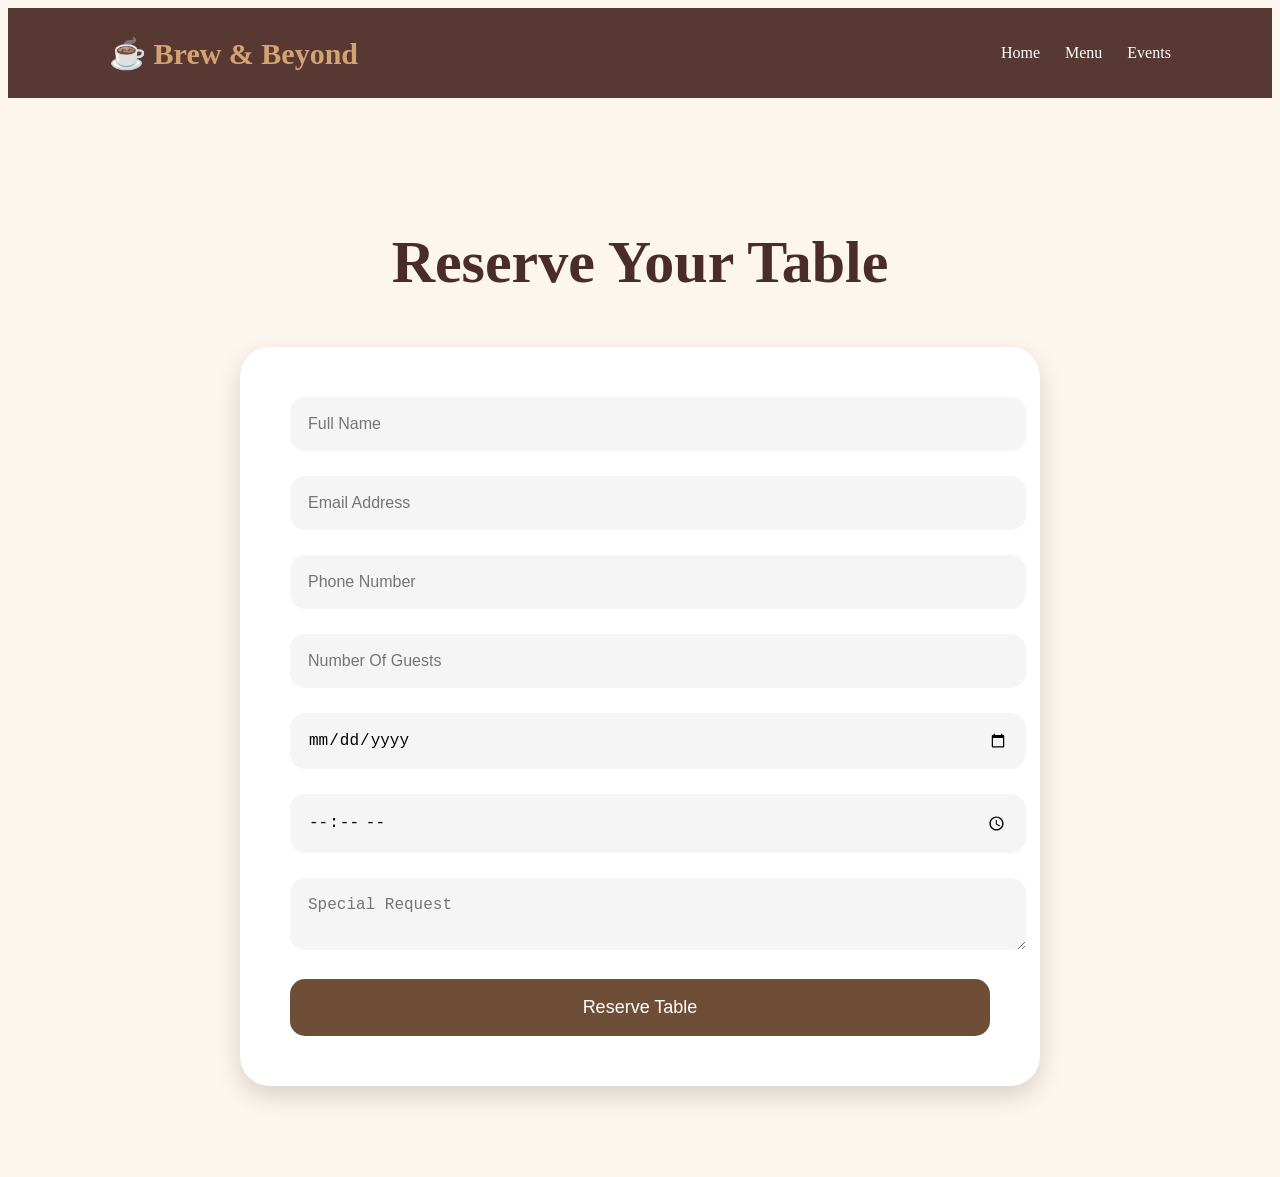
<file: booktable.html>
<!DOCTYPE html>
<html lang="en">

<head>
    <meta charset="UTF-8">
    <meta name="viewport" content="width=device-width, initial-scale=1.0">
    <title>Book Table | Brew & Beyond</title>
    <link rel="stylesheet" href="booktable.css">

</head>

<body>

<header>
    <nav class="navbar">
        <div class="logo">☕ Brew & Beyond</div>
        
        <ul class="nav-links">
            <li><a href="index.html">Home</a></li>
            <li><a href="menu.html">Menu</a></li>
            <li><a href="events.html">Events</a></li>
        </ul>
    </nav>
</header>


<section class="booking">
    
    <h1>Reserve Your Table</h1>
    
    <div class="form-box">
        
        <form onsubmit="reserveTable(); return false;">
            <div class="input-box">
                <input type="text" placeholder="Full Name" required>
            </div>
            
            <div class="input-box">
                <input type="email" placeholder="Email Address" required>
            </div>
            
            <div class="input-box">
                <input type="number" placeholder="Phone Number" required>
            </div>
            
            <div class="input-box">
                <input type="number" placeholder="Number Of Guests" required>
            </div>
            
            <div class="input-box">
                <input type="date" required>
            </div>
            
            <div class="input-box">
                <input type="time" required>
            </div>
            
            <div class="input-box">
                <textarea placeholder="Special Request"></textarea>
            </div>
            
            <button>Reserve Table</button>
        
        </form>
    
    </div>

</section>

<script src="booktable.js"></script>

</body>
</html>
</file>
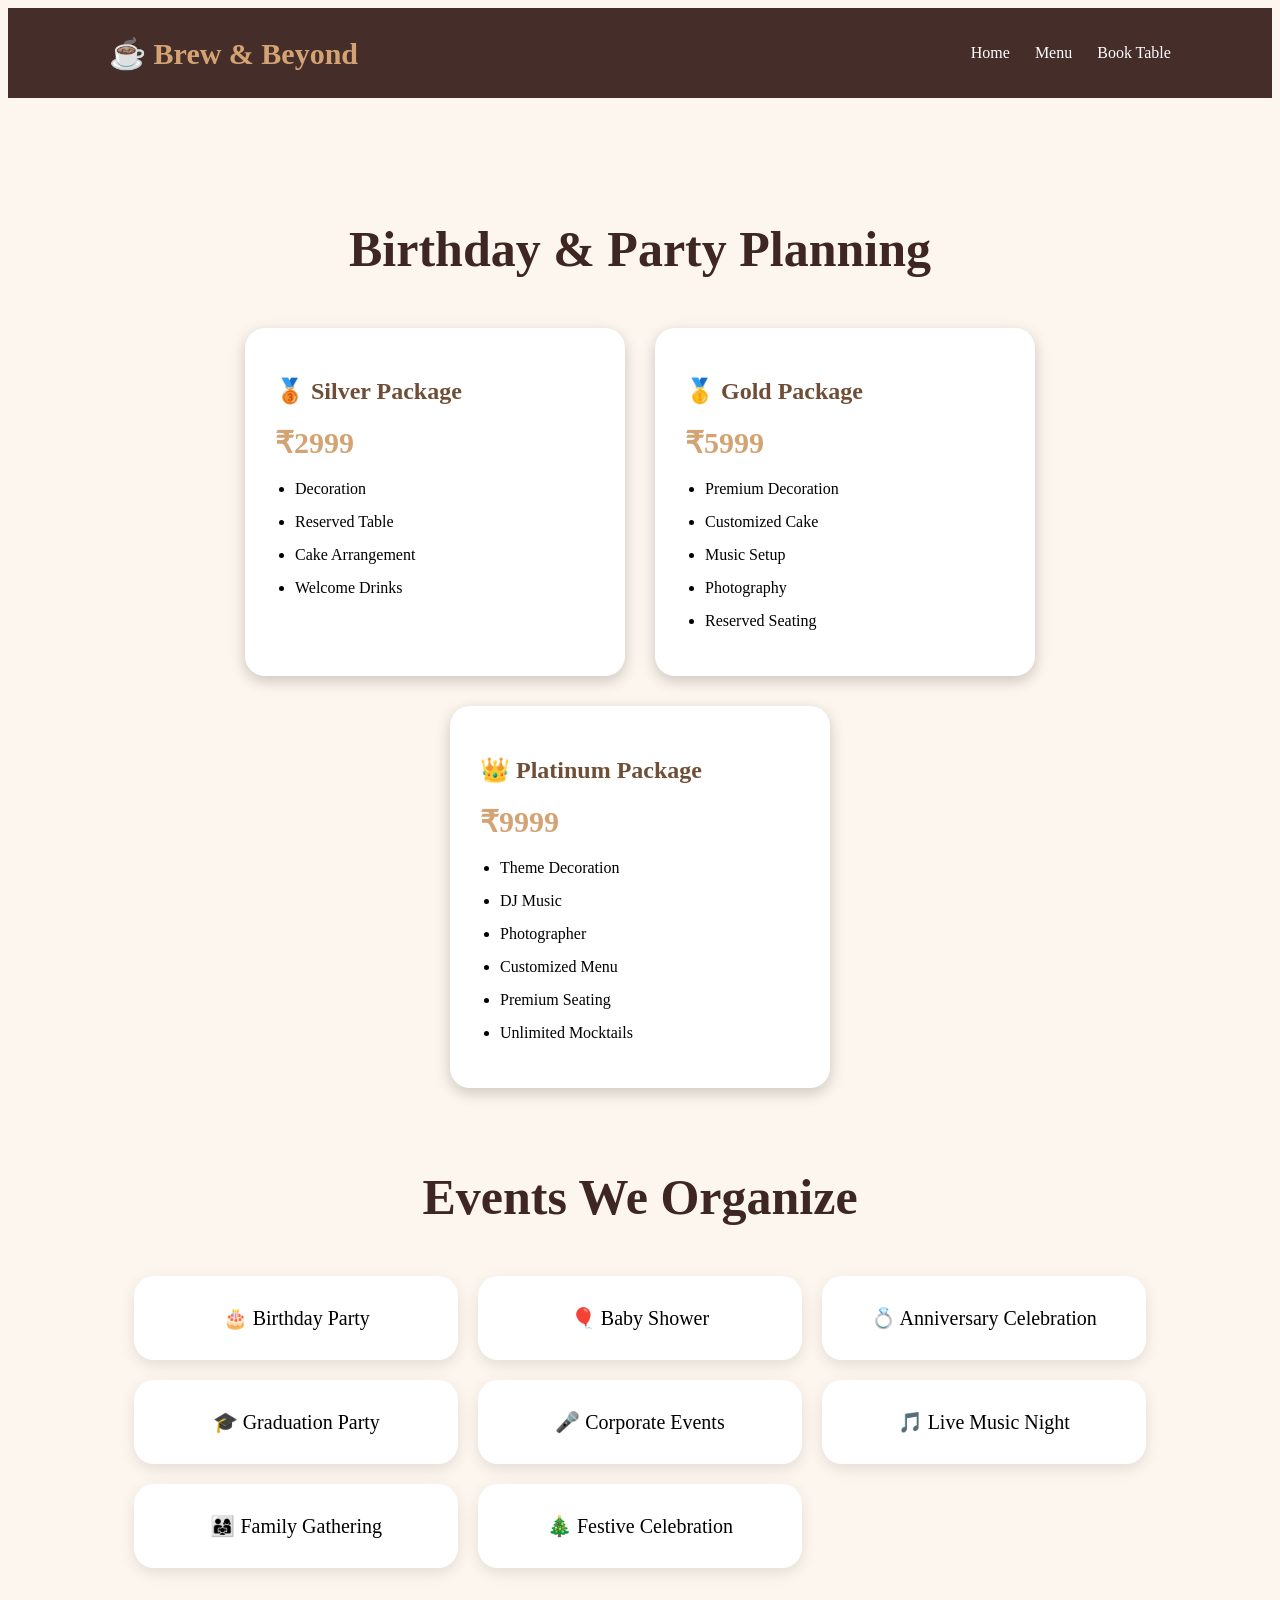
<file: events.html>
<!DOCTYPE html>
<html lang="en">

<head>
    <meta charset="UTF-8">
    <meta name="viewport" content="width=device-width, initial-scale=1.0">
    <title>Events | Brew & Beyond</title>
    <link rel="stylesheet" href="event.css">

</head>
<body>
    <header>

        <nav class="navbar">
            
            <div class="logo">☕ Brew & Beyond</div>
            
            <ul class="nav-links">
                <li><a href="index.html">Home</a></li>
                <li><a href="menu.html">Menu</a></li>
                <li><a href="booktable.html">Book Table</a></li>
            </ul>
        
        </nav>
    
    </header>
    
    <section class="events">
        
        <h1>Birthday & Party Planning</h1>
        
        <div class="packages">
            
            <div class="package">
                
                <h2>🥉 Silver Package</h2>
                
                <div class="price">₹2999</div>
                <ul>
                    <li>Decoration</li>
                    <li>Reserved Table</li>
                    <li>Cake Arrangement</li>
                    <li>Welcome Drinks</li>
                </ul>
            
            </div>
            
            <div class="package">
                
                <h2>🥇 Gold Package</h2>
                
                <div class="price">₹5999</div>
                
                <ul>
                    <li>Premium Decoration</li>
                    <li>Customized Cake</li>
                    <li>Music Setup</li>
                    <li>Photography</li>
                    <li>Reserved Seating</li>
                </ul>
            </div>
            
            <div class="package">
                
                <h2>👑 Platinum Package</h2>
                
                <div class="price">₹9999</div>
                
                <ul>
                    <li>Theme Decoration</li>
                    <li>DJ Music</li>
                    <li>Photographer</li>
                    <li>Customized Menu</li>
                    <li>Premium Seating</li>
                    <li>Unlimited Mocktails</li>
                </ul>
            </div>
        
        </div>
        
        <div class="types">
            
            <h1>Events We Organize</h1>
            
            <div class="type-box">
                
                <div class="type">🎂 Birthday Party</div>
                
                <div class="type">🎈 Baby Shower</div>
                
                <div class="type">💍 Anniversary Celebration</div>
                
                <div class="type">🎓 Graduation Party</div>

                <div class="type">🎤 Corporate Events</div>
                
                <div class="type">🎵 Live Music Night</div>
                
                <div class="type">👨‍👩‍👧 Family Gathering</div>
                
                <div class="type">🎄 Festive Celebration</div>
            
            </div>
        
        </div>
    </section>
</body>
</html>
</file>
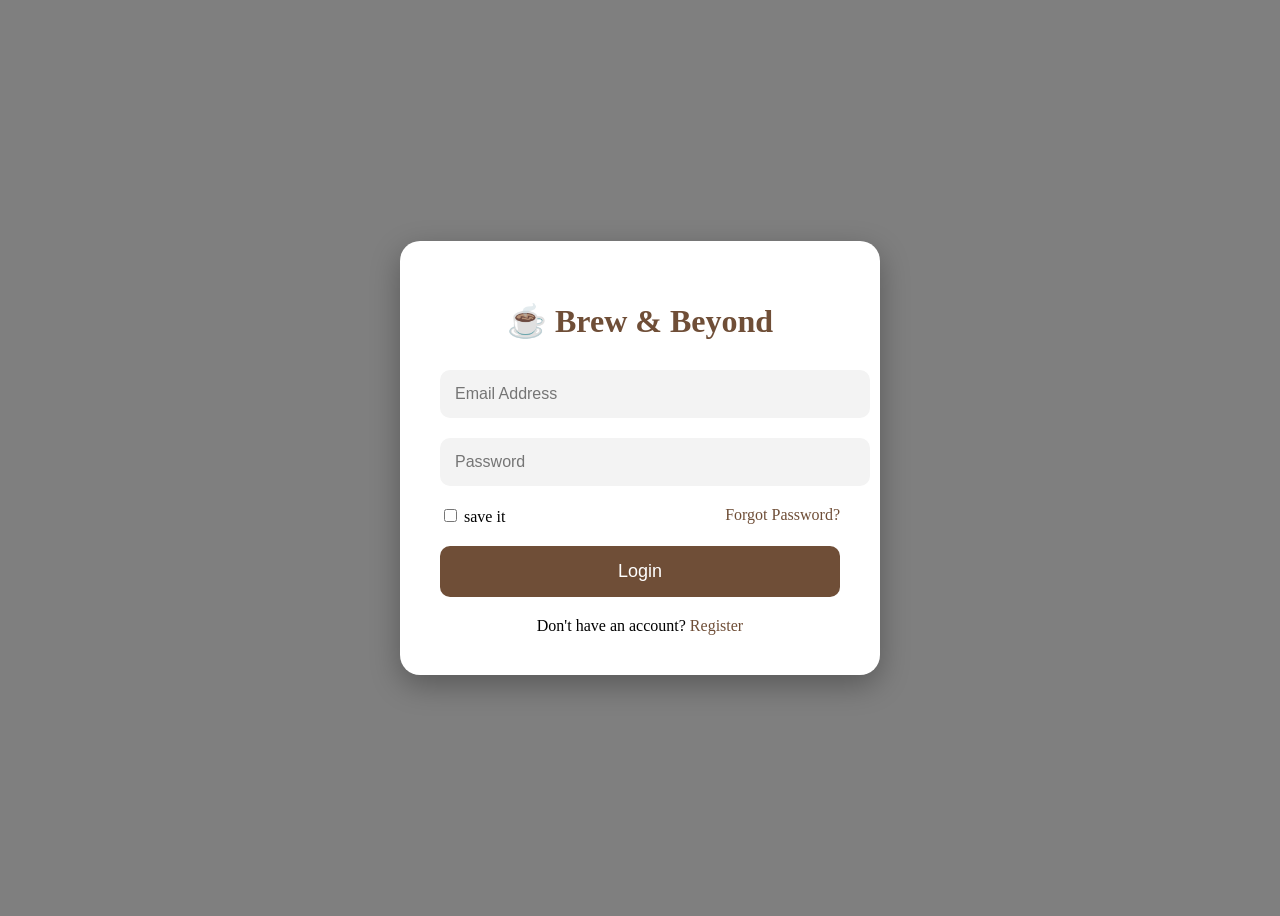
<file: login.html>
<!DOCTYPE html>
<html lang="en">
    <head>
        <meta charset="UTF-8">
        <meta name="viewport" content="width=device-width, initial-scale=1.0">
        <title>Login | Brew & Beyond</title>
        
        <link rel="stylesheet" href="login.css">
    </head>
    
    <body>
        
        <div class="login-box">
            
            <h1>☕ Brew & Beyond</h1>
            
            <form onsubmit="login(); return false;">
                
                <div class="input-box">
                    <input type="email" placeholder="Email Address" required>
                </div>
                
                <div class="input-box">
                    <input type="password" placeholder="Password" required>
                </div>
                
                <div class="remember">
                    <label>
                        <input type="checkbox">
                        save it
                    </label>
                    
                    <a href="#">Forgot Password?</a>
                </div>
                
                <button>Login</button>
                
                <div class="signup">
                    Don't have an account?
                    <a href="register.html">Register</a>
                </div>
            
            </form>
        
        </div>
        
        <script src="login.js"></script>
    
    </body>
</html>
</file>
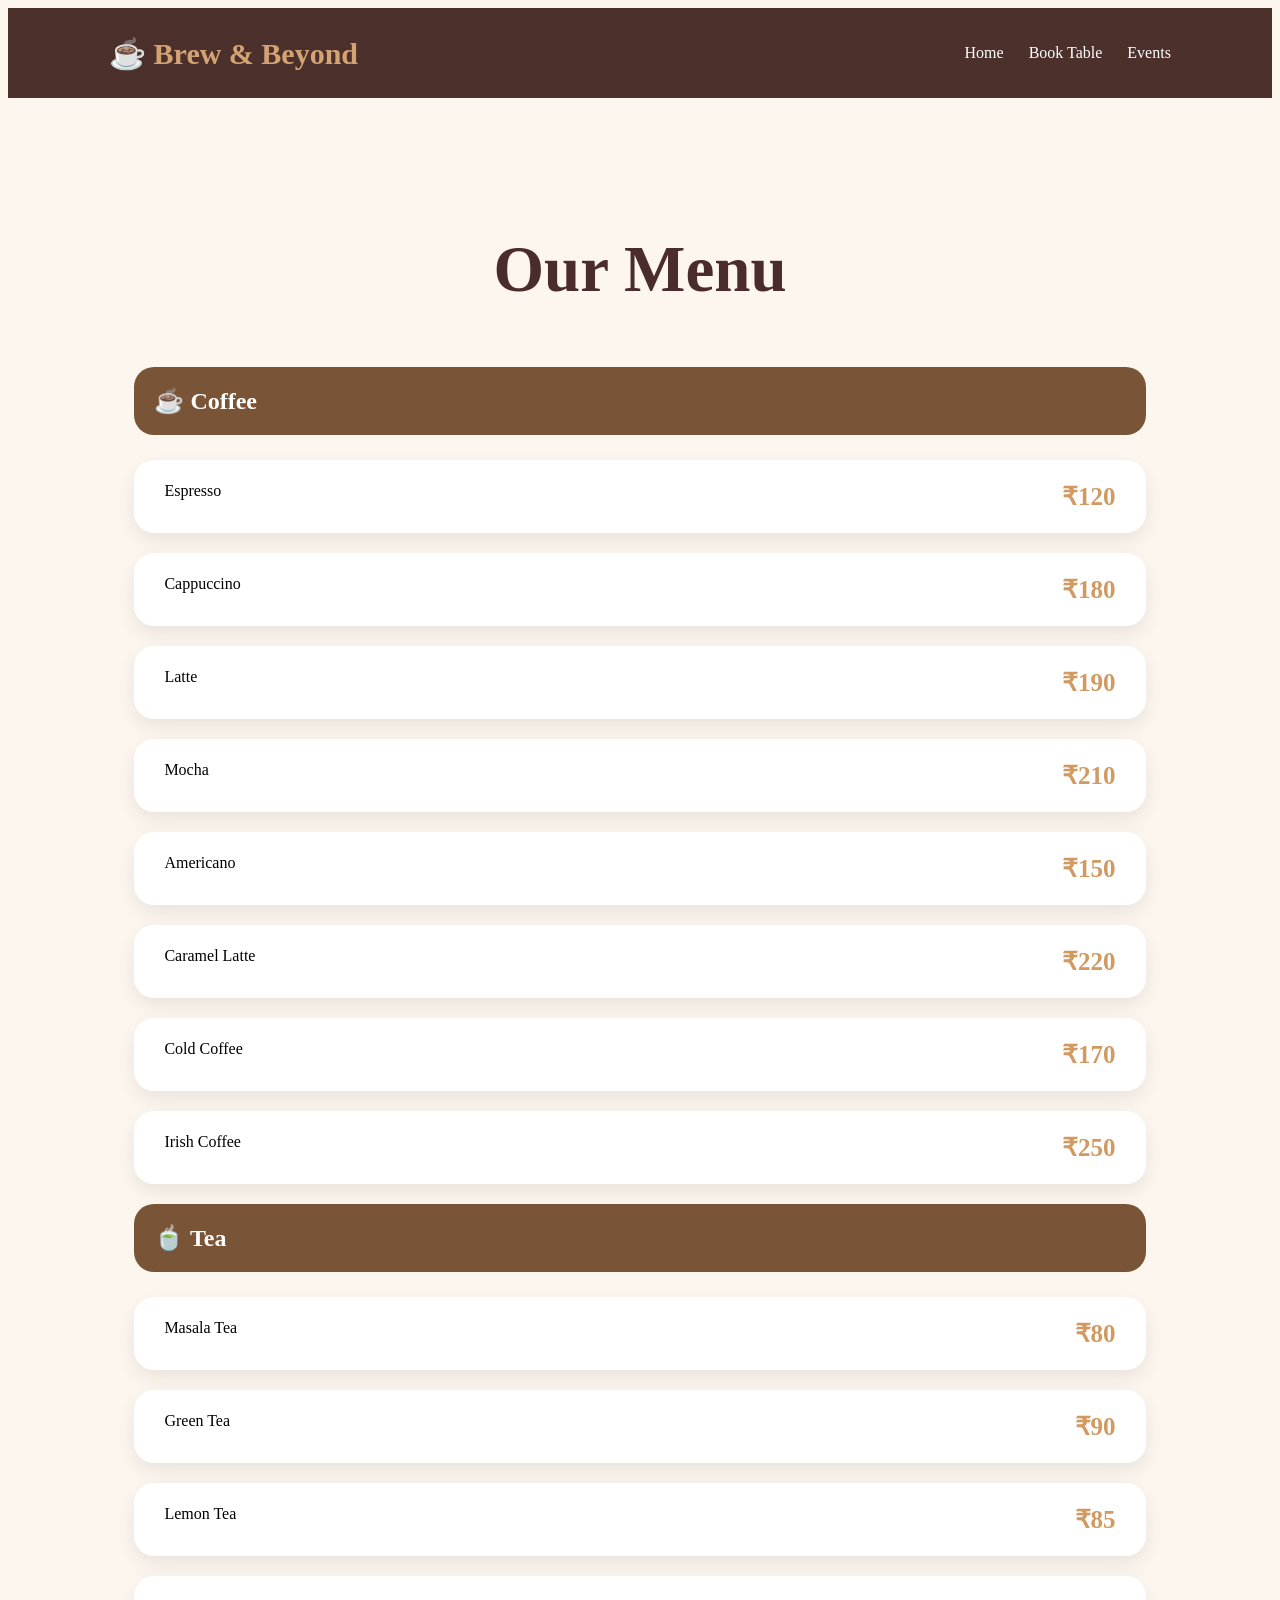
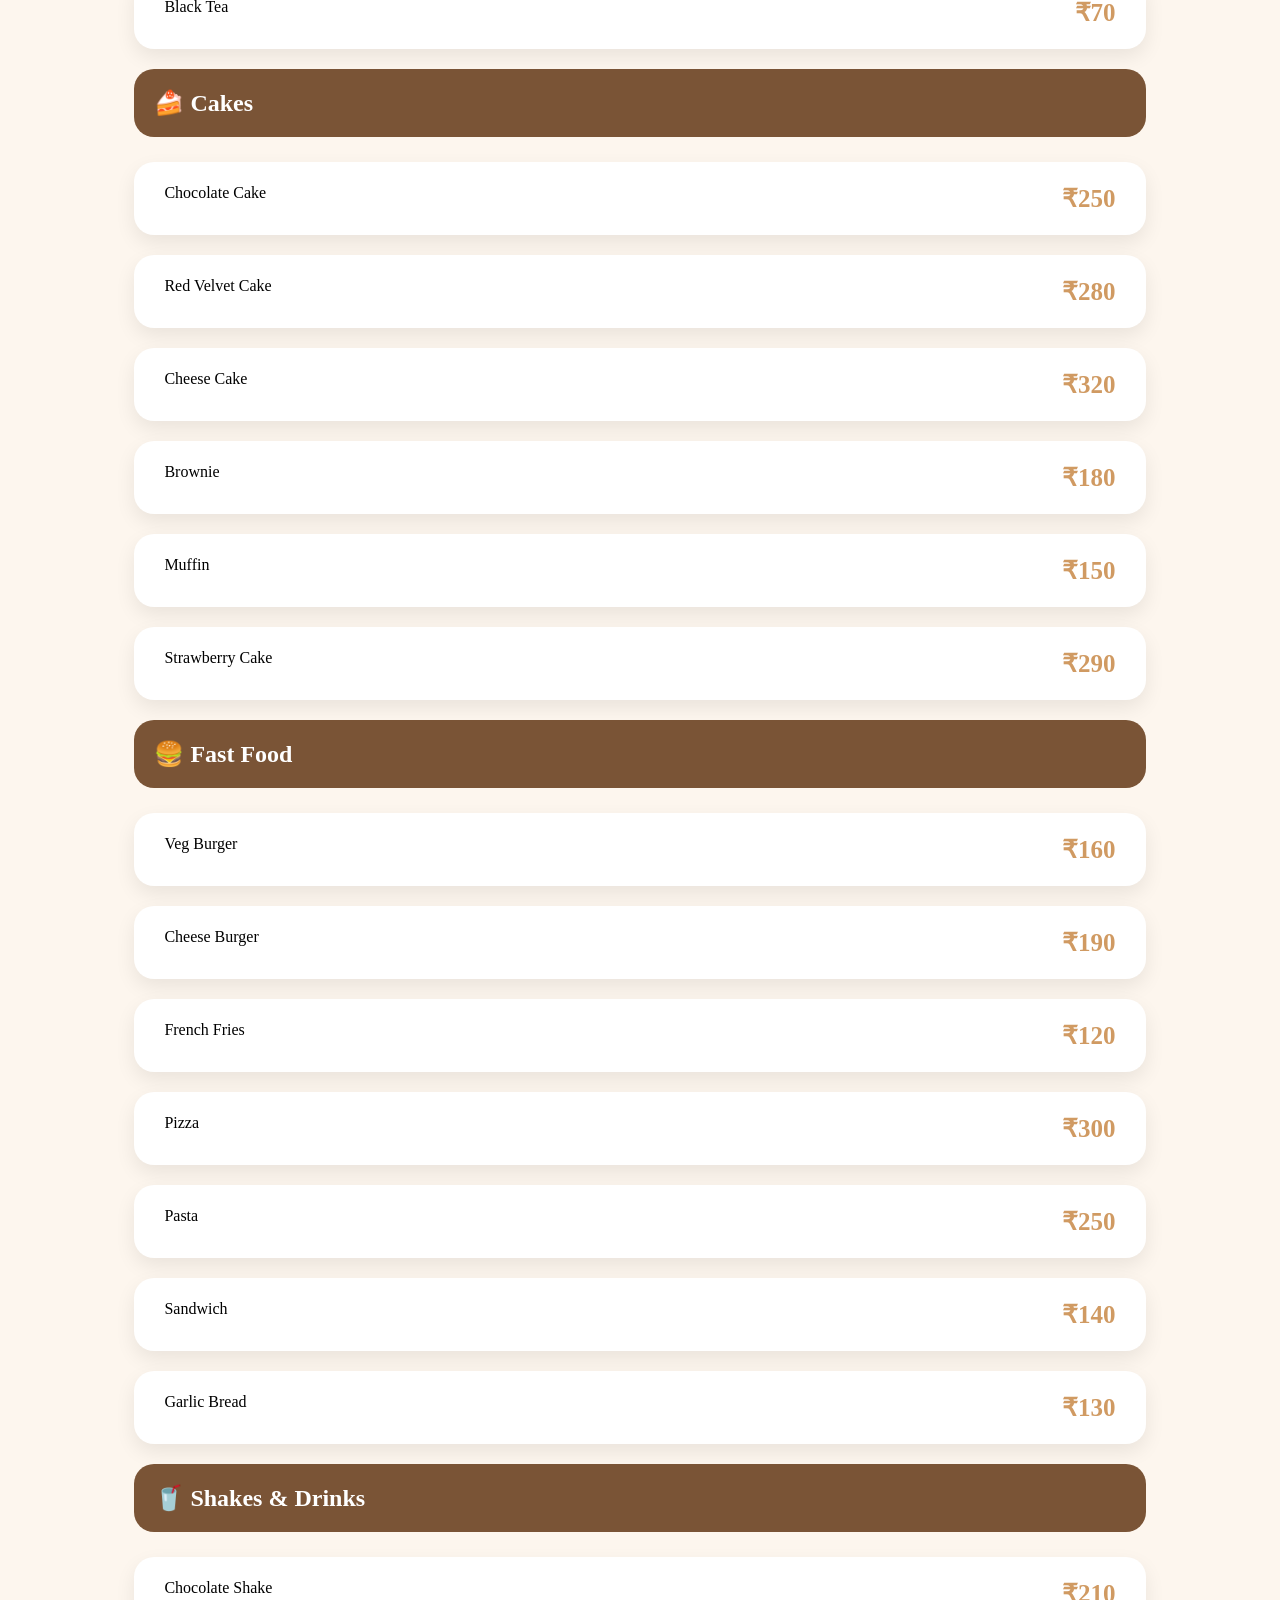
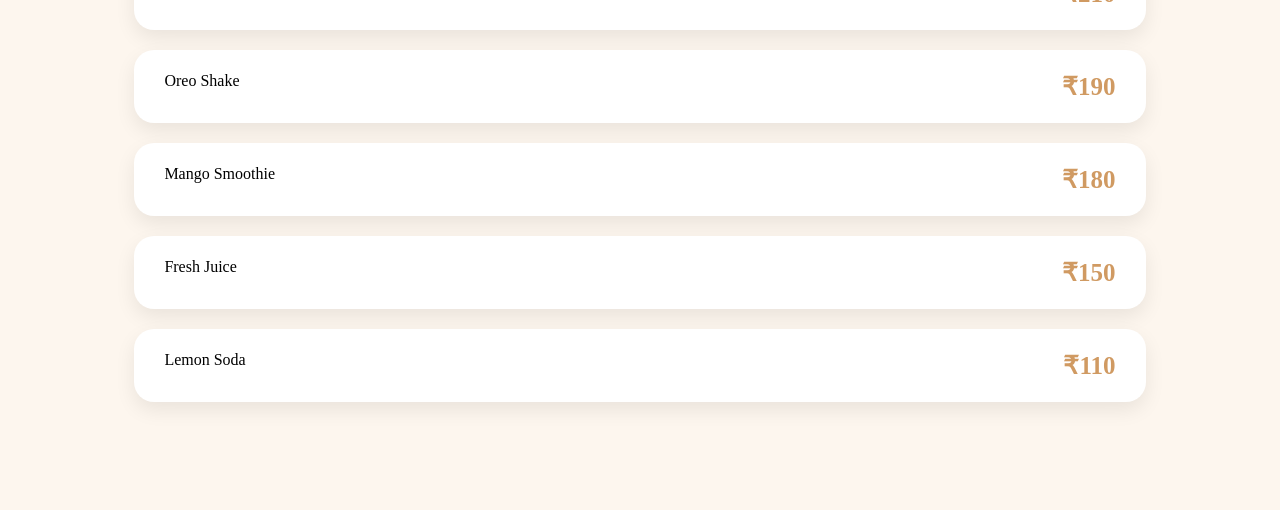
<file: menu.html>
<!DOCTYPE html>
<html lang="en">

<head>
<meta charset="UTF-8">
<meta name="viewport" content="width=device-width, initial-scale=1.0">
<title>Menu | Brew & Beyond</title>

<link rel="stylesheet" href="menu.css">

</head>
<body>

<header>
    <nav class="navbar">
        <div class="logo">☕ Brew & Beyond</div>
        
        <ul class="nav-links">
            <li><a href="index.html">Home</a></li>
            <li><a href="booktable.html">Book Table</a></li>
            <li><a href="events.html">Events</a></li>
        </ul>
    </nav>
</header>

<section class="menu">
    <h1>Our Menu</h1>
    
    <div class="category">

        <h2>☕ Coffee</h2>
        <div class="item">
            <span>Espresso</span>
            <span class="price">₹120</span>
        </div>
        
        <div class="item">
            <span>Cappuccino</span>
            <span class="price">₹180</span>
        </div>
        
        <div class="item">
            <span>Latte</span>
            <span class="price">₹190</span>
        </div>
        
        <div class="item">
            <span>Mocha</span>
            <span class="price">₹210</span>
        </div>
        
        <div class="item">
            <span>Americano</span>
            <span class="price">₹150</span>
        </div>
        
        <div class="item">
            <span>Caramel Latte</span>
            <span class="price">₹220</span>
        </div>
        
        <div class="item">
            <span>Cold Coffee</span>
            <span class="price">₹170</span>
        </div>
        
        <div class="item">
            <span>Irish Coffee</span>
            <span class="price">₹250</span>
        </div>
    </div>
    
    <div class="category">
        
        <h2>🍵 Tea</h2>
        
        <div class="item">
            <span>Masala Tea</span>
            <span class="price">₹80</span>
        </div>
        
        <div class="item">
            <span>Green Tea</span>
            <span class="price">₹90</span>
        </div>
        
        <div class="item">
            <span>Lemon Tea</span>
            <span class="price">₹85</span>
        </div>
        
        <div class="item">
            <span>Black Tea</span>
            <span class="price">₹70</span>
        </div>
    </div>
    
    
    
    <div class="category">
        
        <h2>🍰 Cakes</h2>
        
        <div class="item">
            <span>Chocolate Cake</span>
            <span class="price">₹250</span>
        </div>
        
        <div class="item">
            <span>Red Velvet Cake</span>
            <span class="price">₹280</span>
        </div>
        
        <div class="item">
            <span>Cheese Cake</span>
            <span class="price">₹320</span>
        </div>
        
        <div class="item">
            <span>Brownie</span>
            <span class="price">₹180</span>
        </div>
        
        <div class="item">
            <span>Muffin</span>
            <span class="price">₹150</span>
        </div>
        
        <div class="item">
            <span>Strawberry Cake</span>
            <span class="price">₹290</span>
        </div>
    
    </div>
    
    
    <div class="category">

        <h2>🍔 Fast Food</h2>
        
        <div class="item">
            <span>Veg Burger</span>
            <span class="price">₹160</span>
        </div>
        
        <div class="item">
            <span>Cheese Burger</span>
            <span class="price">₹190</span>
        </div>
        
        <div class="item">
            <span>French Fries</span>
            <span class="price">₹120</span>
        </div>
        
        <div class="item">
            <span>Pizza</span>
            <span class="price">₹300</span>
        </div>
        
        <div class="item">
            <span>Pasta</span>
            <span class="price">₹250</span>
        </div>
        
        <div class="item">
            <span>Sandwich</span>
            <span class="price">₹140</span>
        </div>
        
        <div class="item">
            <span>Garlic Bread</span>
            <span class="price">₹130</span>
        </div>
    
    </div>
    
    
    
    <div class="category">
        
        <h2>🥤 Shakes & Drinks</h2>
        
        <div class="item">
            <span>Chocolate Shake</span>
            <span class="price">₹210</span>
        </div>
        
        <div class="item">
            <span>Oreo Shake</span>
            <span class="price">₹190</span>
        </div>
        
        <div class="item">
            <span>Mango Smoothie</span>
            <span class="price">₹180</span>
        </div>
        
        <div class="item">
            <span>Fresh Juice</span>
            <span class="price">₹150</span>
        </div>
        
        <div class="item">
            <span>Lemon Soda</span>
            <span class="price">₹110</span>
        </div>
    
    </div>
</section>

</body>
</html>
</file>
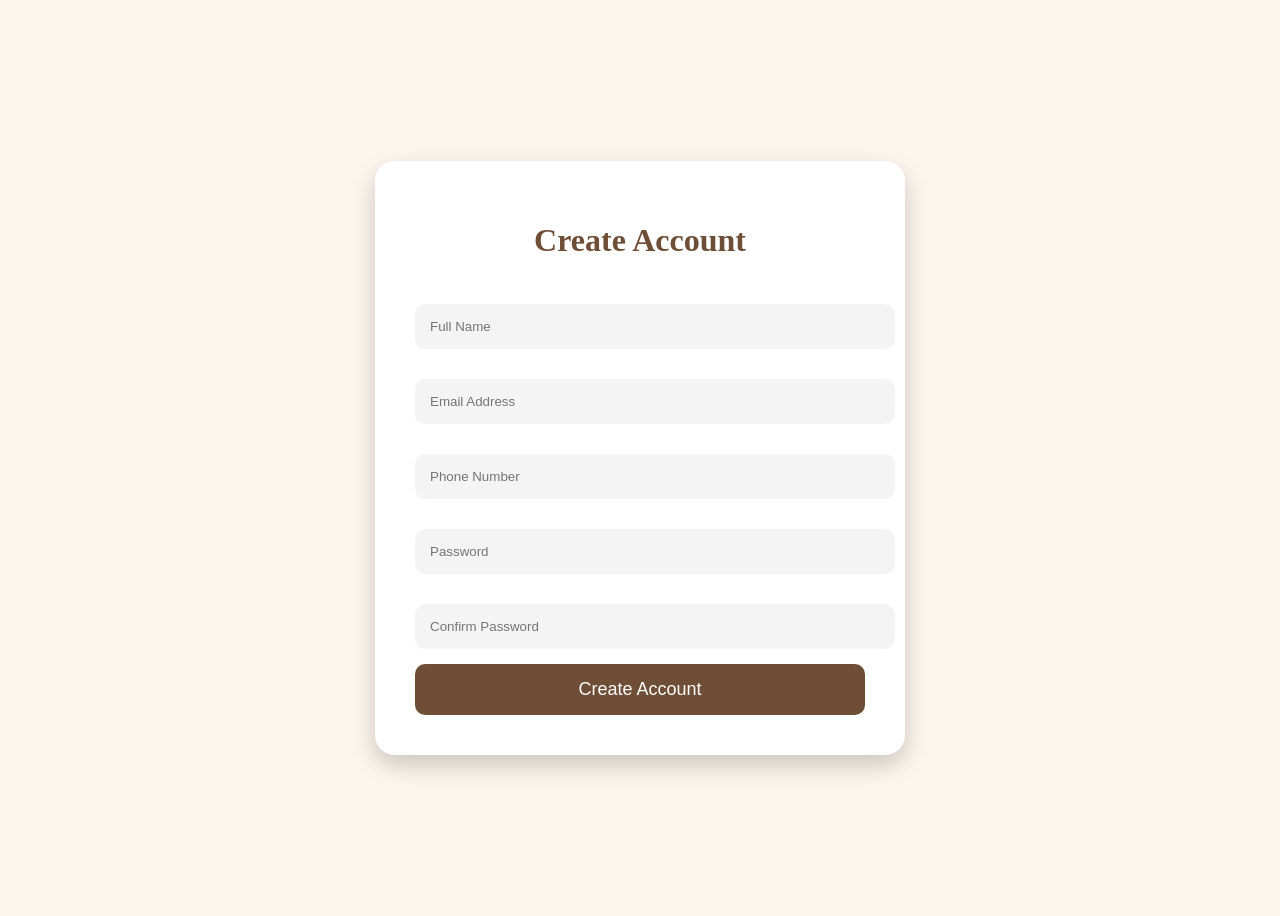
<file: register.html>
<!DOCTYPE html>
<html lang="en">
    <head>
        
        <meta charset="UTF-8">
        <meta name="viewport" content="width=device-width, initial-scale=1.0">
        <title>Register | Brew & Beyond</title>
        <link rel="stylesheet" href="register.css">
    
    </head>
    
    <body>
        
        <div class="register-box">
            
            <h1>Create Account</h1>
            
            <form onsubmit="register(); return false;">
                
                <input type="text" placeholder="Full Name" required>
                
                <input type="email" placeholder="Email Address" required>
                
                <input type="number" placeholder="Phone Number" required>
                
                <input type="password" placeholder="Password" required>
                
                <input type="password" placeholder="Confirm Password" required>
                
                <button>Create Account</button>
            
            </form>
        
        </div>
        
        <script src="register.js"></script>
    
    </body>

</html>
</file>
<file: booktable.css>
body{
    background:#fdf6ee;
}


.navbar{
    background:#583832;
    color:white;
    display:flex;
    justify-content:space-between;
    align-items:center;
    padding:20px 8%;
    position:sticky;
    top:0;
    z-index:100;
}

.logo{
    font-size:30px;
    font-weight:bold;
    color:#D4A373;
}

.nav-links{
    display:flex;
    list-style:none;
    gap:25px;
}

.nav-links a{
    text-decoration:none;
    color:white;
    transition:0.3s;
}

.nav-links a:hover{
    color:#D4A373;
}

 

.booking{
    padding:80px 10%;
}

.booking h1{
    text-align:center;
    font-size:60px;
    color:#4a2c2a;
    margin-bottom:50px;
}

.form-box{
    max-width:700px;
    margin:auto;
    background:white;
    padding:50px;
    border-radius:30px;
    box-shadow:0 10px 25px rgba(0,0,0,.15);
}

.input-box{
    margin-bottom:25px;
}

.input-box input,
.input-box textarea{
    width:100%;
    padding:18px;
    border:none;
    background:#f5f5f5;
    border-radius:15px;
    font-size:16px;
}

.form-box button{
    width:100%;
    padding:18px;
    border:none;
    background:#6F4E37;
    color:white;
    border-radius:15px;
    font-size:18px;
    cursor:pointer;
    transition:.3s;
}

.form-box button:hover{
    background:#D4A373;
}
</file>
<file: event.css>
body{
    background:#fdf6ee;
}


.navbar{
    background:#452d29;
    color:white;
    display:flex;
    justify-content:space-between;
    align-items:center;
    padding:20px 8%;
    position:sticky;
    top:0;
    z-index:100;
}

.logo{
    font-size:30px;
    font-weight:bold;
    color:#D4A373;
}

.nav-links{
    display:flex;
    list-style:none;
    gap:25px;
}

.nav-links a{
    text-decoration:none;
    color:white;
    transition:0.3s;
}

.nav-links a:hover{
    color:#D4A373;
}



.events{
padding:80px 10%;
}

.events h1{
text-align:center;
font-size:50px;
color:#3E2723;
margin-bottom:50px;
}

.packages{
display:flex;
justify-content:center;
gap:30px;
flex-wrap:wrap;
}

.package{
width:320px;
background:white;
padding:30px;
border-radius:20px;
box-shadow:0 5px 15px rgba(0,0,0,.2);
transition:.4s;
}

.package:hover{
transform:translateY(-10px);
}

.package h2{
color:#6F4E37;
}

.price{
font-size:30px;
color:#D4A373;
font-weight:bold;
margin:20px 0;
}

.package ul{
padding-left:20px;
}

.package li{
margin:15px 0;
}

.types{
margin-top:80px;
}

.type-box{
display:grid;
grid-template-columns:repeat(auto-fit,minmax(250px,1fr));
gap:20px;
}

.type{
background:white;
padding:30px;
text-align:center;
border-radius:20px;
box-shadow:0 5px 15px rgba(0,0,0,.1);
font-size:20px;
}
</file>
<file: login.css>
body{
    background:linear-gradient(rgba(0,0,0,.5),rgba(0,0,0,.5)),
    url("https://images.unsplash.com/photo-1509042239860-f550ce710b93?w=1600");
    background-size:cover;
    display:flex;
    justify-content:center;
    align-items:center;
    height:100vh;
}

.login-box{
    background:white;
    width:400px;
    padding:40px;
    border-radius:20px;
    box-shadow:0 10px 30px rgba(0,0,0,.3);
}

.login-box h1{
    text-align:center;
    color:#6F4E37;
    margin-bottom:30px;
}

.input-box{
    margin:20px 0;
}

.input-box input{
    width:100%;
    padding:15px;
    border:none;
    background:#f3f3f3;
    border-radius:10px;
    font-size:16px;
}

.remember{
    display:flex;
    justify-content:space-between;
    margin:20px 0;
}

button{
    width:100%;
    padding:15px;
    border:none;
    background:#6F4E37;
    color:white;
    border-radius:10px;
    font-size:18px;
    cursor:pointer;
}

button:hover{
    background:#D4A373;
}

.signup{
    text-align:center;
    margin-top:20px;
}

a{
    text-decoration:none;
    color:#6F4E37;
}
</file>
<file: menu.css>
body{
    background:#fdf6ee;
}


.navbar{
    background:#4c302b;
    color:white;
    display:flex;
    justify-content:space-between;
    align-items:center;
    padding:20px 8%;
    position:sticky;
    top:0;
    z-index:100;
}

.logo{
    font-size:30px;
    font-weight:bold;
    color:#D4A373;
}

.nav-links{
    display:flex;
    list-style:none;
    gap:25px;
}

.nav-links a{
    text-decoration:none;
    color:white;
    transition:0.3s;
}

.nav-links a:hover{
    color:#D4A373;
}



.menu{
    padding:80px 10%;
}

.menu h1{
    text-align:center;
    font-size:65px;
    color:#4a2c2a;
    margin-bottom:60px;
}

.category h2{
    background:#7a5436;
    color:white;
    padding:20px;
    border-radius:20px;
    margin-bottom:25px;
}

.item{
    background:white;
    padding:22px 30px;
    display:flex;
    justify-content:space-between;
    border-radius:20px;
    margin-bottom:20px;
    box-shadow:0 8px 20px rgba(0,0,0,.08);
    transition:.4s;
}

.item:hover{
    transform:translateY(-8px);
}

.price{
    color:#d09a62;
    font-size:25px;
    font-weight:bold;
}
</file>
<file: register.css>
body{
background:#fdf6ee;
display:flex;
justify-content:center;
align-items:center;
height:100vh;
}

.register-box{
background:white;
width:450px;
padding:40px;
border-radius:20px;
box-shadow:0 10px 25px rgba(0,0,0,.2);
}

.register-box h1{
text-align:center;
color:#6F4E37;
margin-bottom:30px;
}

input{
width:100%;
padding:15px;
margin:15px 0;
border:none;
background:#f4f4f4;
border-radius:10px;
}

button{
width:100%;
padding:15px;
background:#6F4E37;
color:white;
border:none;
font-size:18px;
border-radius:10px;
cursor:pointer;
}

button:hover{
background:#D4A373;
}
</file>
